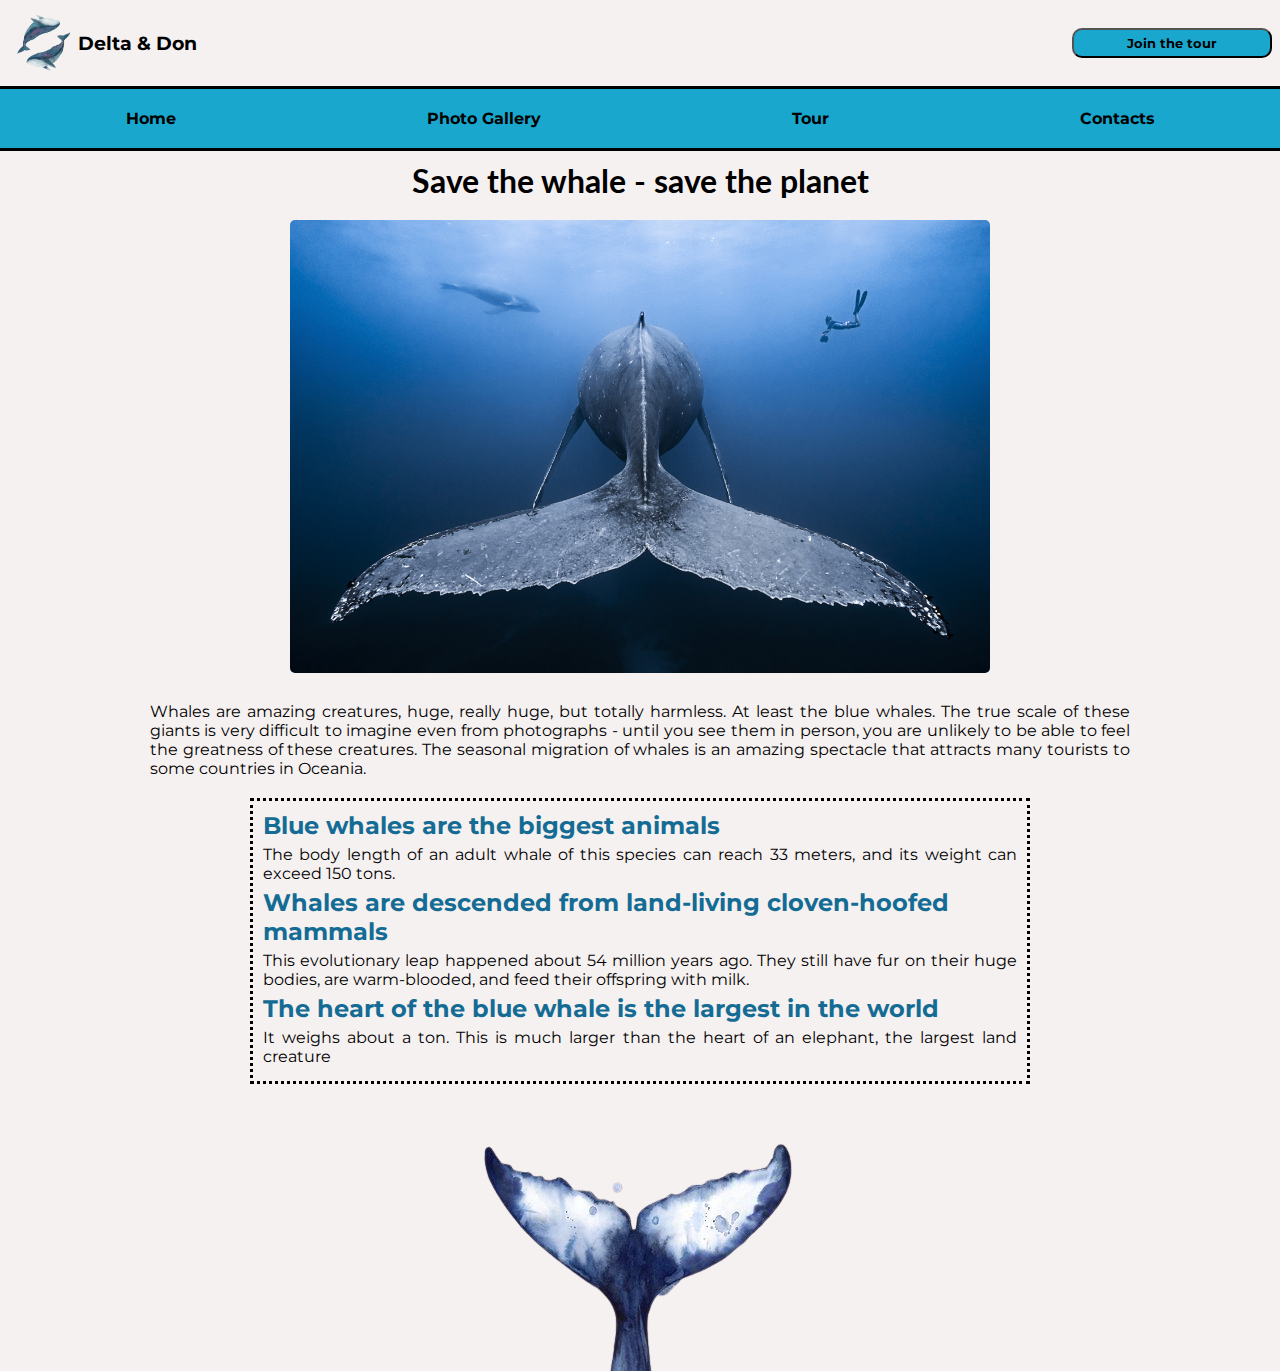
<file: index.html>
<!DOCTYPE html>
<html lang="en-US">

<head>
    <meta charset="UTF-8">
    <!-- Style -->
    <link rel="icon" type="image/png" sizes="32x32" href="./img/favicon-32x32.png">
    <link rel="stylesheet" href="./style.css">
    <!-- Font -->
    <link rel="preconnect" href="https://fonts.googleapis.com">
    <link rel="preconnect" href="https://fonts.gstatic.com" crossorigin>
    <link href="https://fonts.googleapis.com/css2?family=Montserrat:wght@300&display=swap" rel="stylesheet">
    <link href="https://fonts.googleapis.com/css2?family=Lato:wght@700&display=swap" rel="stylesheet">
    <title>Save the whale - save the planet</title>
</head>

<body>
    <!-- Header -->
    <div class="header">
        <div class="logo">
            <img src="./img/whale-img.png" class="logo-img" alt="logo-img">
            <h3>Delta & Don</h3>
        </div>
        <a href="./pagethree.html"><button class="regButton">Join the tour</button></a>
    </div>
    <!-- Navigaton Bar -->
    <div class="navBar">
        <a href="./index.html" target="_parent">Home</a>
        <a href="./pagetwo.html" target="_parent">Photo Gallery</a>
        <a href="./pagethree.html">Tour</a>
        <a href="./pagefour.html">Contacts</a>
    </div>
    <!-- information -->
    <div class="inf_body">
        <div class="inf_main">
            <h1>Save the whale - save the planet</h1>
            <img src="./img/whale-main.jpg" class="whale-img" alt="whale-img">
        </div>
        <div class="inf_second">
            <div>
                <p>
                    Whales are amazing creatures, huge, really huge, but totally harmless. At least the blue whales. The
                    true scale of these giants is very difficult to imagine even from photographs - until you see them
                    in
                    person,
                    you are unlikely to be able to feel the greatness of these creatures. The seasonal migration of
                    whales
                    is an amazing spectacle that attracts many tourists to some countries in Oceania.
                </p>
            </div>
            <div class="inf_whale">
                <div>
                    <h2>Blue whales are the biggest animals</h2>
                    <p>
                        The body length of an adult whale of this species can reach 33 meters, and its weight can exceed
                        150
                        tons.
                    </p>
                </div>
                <div>
                    <h2>Whales are descended from land-living cloven-hoofed mammals</h2>
                    <p>This evolutionary leap happened about 54 million years ago. They still have fur on their huge
                        bodies,
                        are
                        warm-blooded, and feed their offspring with milk.</p>
                </div>
                <div>
                    <h2>The heart of the blue whale is the largest in the world</h2>
                    <p>It weighs about a ton. This is much larger than the heart of an elephant, the largest land
                        creature
                    </p>
                </div>
            </div>

            <img src="./img/long.png" class="whale-tail" alt="whale-tail">
        </div>
    </div>
</body>

</html>
</file>
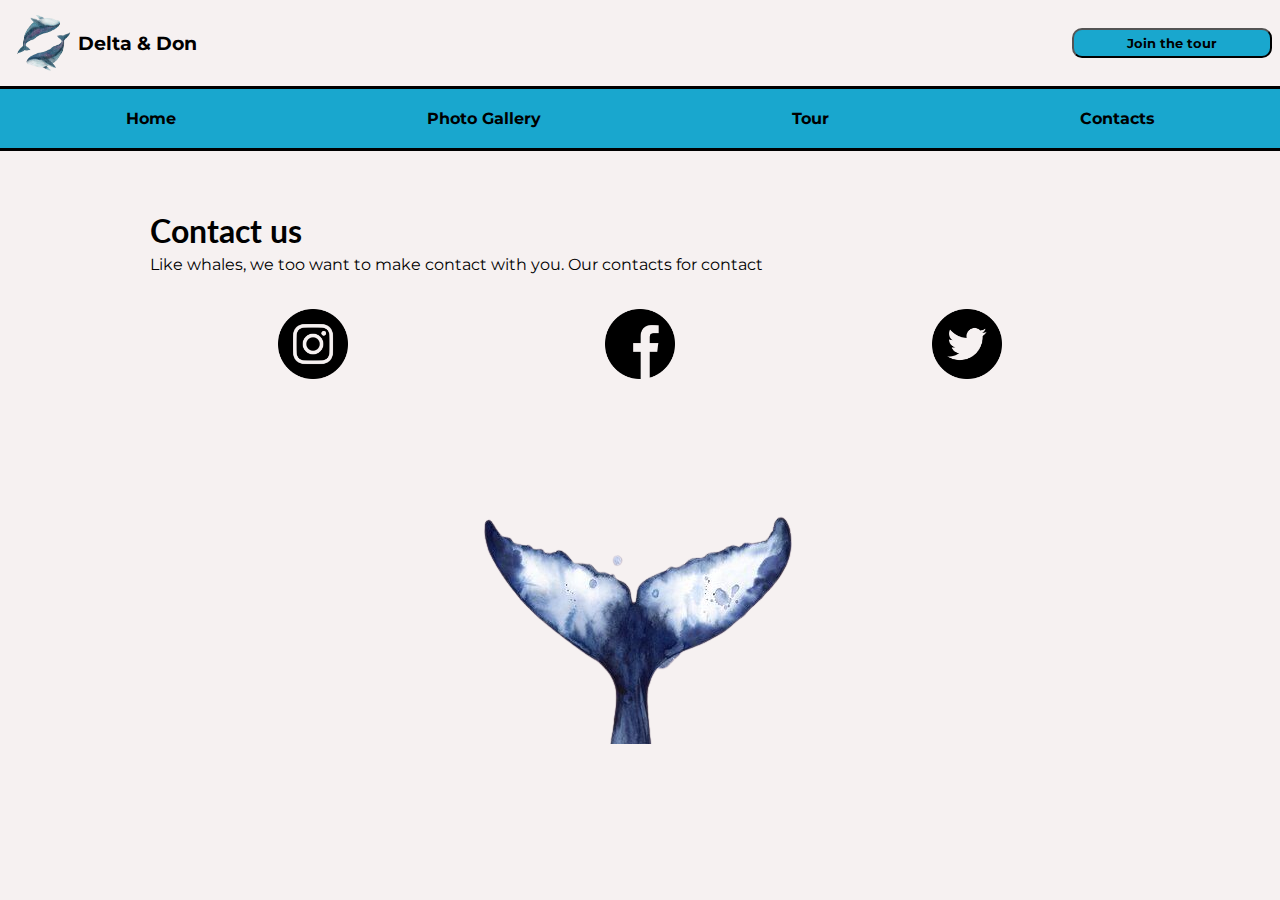
<file: pagefour.html>
<!DOCTYPE html>
<html lang="en">

<head>
    <meta charset="UTF-8">
    <!-- Style -->
    <link rel="icon" type="image/png" sizes="32x32" href="./img/favicon-32x32.png">
    <link rel="stylesheet" href="./style.css">
    <!-- Font -->
    <link rel="preconnect" href="https://fonts.googleapis.com">
    <link rel="preconnect" href="https://fonts.gstatic.com" crossorigin>
    <link href="https://fonts.googleapis.com/css2?family=Montserrat:wght@300&display=swap" rel="stylesheet">
    <link href="https://fonts.googleapis.com/css2?family=Lato:wght@700&display=swap" rel="stylesheet">
    <title>Contacts</title>
</head>

<body>
    <div class="header">
        <div class="logo">
            <img src="./img/whale-img.png" class="logo-img" alt="logo-img">
            <h3>Delta & Don</h3>
        </div>
        <a href="./pagethree.html"><button class="regButton">Join the tour</button></a>
    </div>

    <div class="navBar">
        <a href="./index.html" target="_parent">Home</a>
        <a href="./pagetwo.html" target="_parent">Photo Gallery</a>
        <a href="./pagethree.html">Tour</a>
        <a href="./pagefour.html">Contacts</a>
    </div>
    <div class="contact">
        <h1>Contact us</h1>
        <div>
            <p>Like whales, we too want to make contact with you. Our contacts for contact</p>
        </div>
        <div class="linkContact">
            <a href="https://www.instagram.com/" target="_blank"><img src="./img/instagram.png" class="icon"
                    alt="icon"></a>
            <a href="https://www.facebook.com/" target="_blank"><img src="./img/facebook.png" class="icon"
                    alt="icon"></a>
            <a href="https://twitter.com/?lang=ru" target="_blank"><img src="./img/twitter.png" class="icon"
                    alt="icon"></a>
        </div>
    </div>
    <img src="./img/long.png" class="whale-tail" alt="whale-tail">
</body>

</html>
</file>
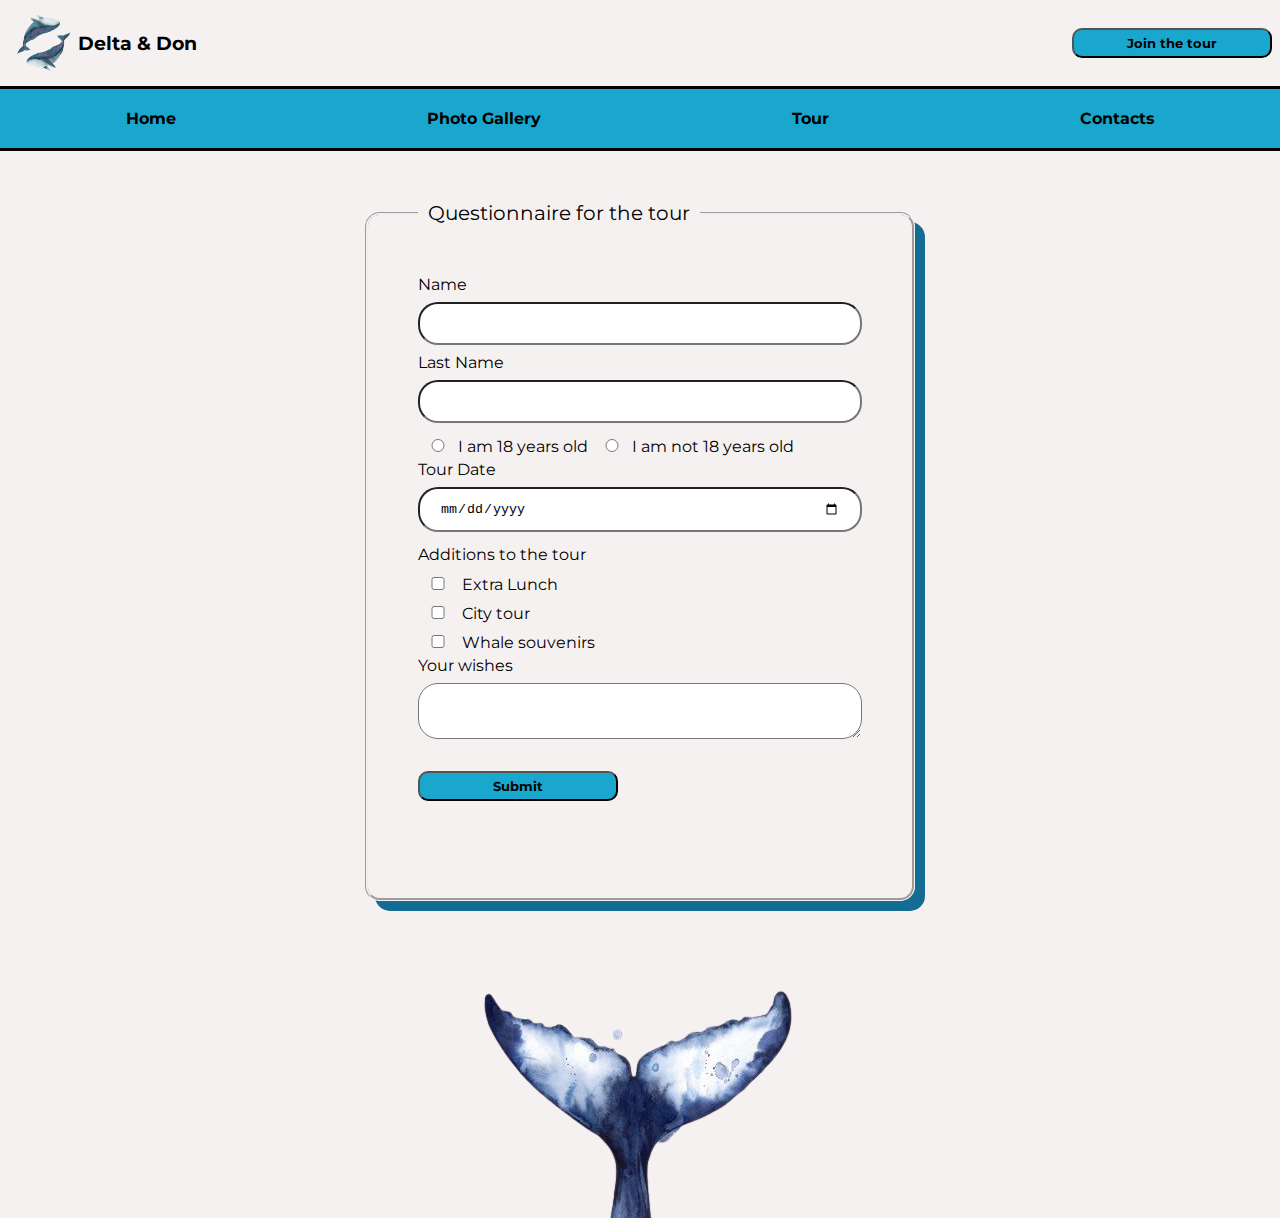
<file: pagethree.html>
<!DOCTYPE html>
<html lang="en">

<head>
    <meta charset="UTF-8">
    <!-- Style -->
    <link rel="icon" type="image/png" sizes="32x32" href="./img/favicon-32x32.png">
    <link rel="stylesheet" href="./style.css">
    <!-- Font -->
    <link rel="preconnect" href="https://fonts.googleapis.com">
    <link rel="preconnect" href="https://fonts.gstatic.com" crossorigin>
    <link href="https://fonts.googleapis.com/css2?family=Montserrat:wght@300&display=swap" rel="stylesheet">
    <link href="https://fonts.googleapis.com/css2?family=Lato:wght@700&display=swap" rel="stylesheet">
    <title>Fill out an application for the tour</title>
</head>

<body>
    <div class="header">
        <div class="logo">
            <img src="./img/whale-img.png" class="logo-img" alt="logo-img">
            <h3>Delta & Don</h3>
        </div>
        <a href="./pagethree.html"><button class="regButton">Join the tour</button></a>
    </div>

    <div class="navBar">
        <a href="./index.html" target="_parent">Home</a>
        <a href="./pagetwo.html" target="_parent">Photo Gallery</a>
        <a href="./pagethree.html" target="_parent">Tour</a>
        <a href="./pagefour.html">Contacts</a>
    </div>
    <form action="/form-handling-url" method="post"></form>
    <fieldset>
        <legend>Questionnaire for the tour</legend>
        <div>
            <label for="firstName">Name</label>
            <input type="text" id="firstName" alt="first-name">
        </div>
        <div>
            <label for="lastName">Last Name</label>
            <input type="text" id="lastName" alt="last-name">
        </div>
        <div class="answer">
            <input type="radio" name="checkAgree" class="checkAgree" value="yes">I am 18 years old
            <input type="radio" name="checkAgree" class="checkAgree" value="no">I am not 18 years old
        </div>
        <div>
            <label for="dateTour">Tour Date</label>
            <input type="date" name="dateTour" id="dateTour">
        </div>
        <p>Additions to the tour</p>
        <div class="addTour_check">
            <div>
                <input type="checkbox" id="addTour" class="addTour" name="lunch">
                <label for="addTour">Extra Lunch</label>
            </div>
            <div>
                <input type="checkbox" id="addTour" class="addTour" name="cityTour">
                <label for="addTour">City tour</label>
            </div>
            <div>
                <input type="checkbox" id="addTour" class="addTour" name="whaleSouv">
                <label for="addTour">Whale souvenirs</label>
            </div>
        </div>
        <div>
            <label for="wishes">Your wishes</label>
            <textarea name="wishesArea" id="wishes"></textarea>
        </div>
        <button type="submit">Submit</button>
    </fieldset>
    <img src="./img/long.png" class="whale-tail" alt="whale-tail">
</body>

</html>
</file>
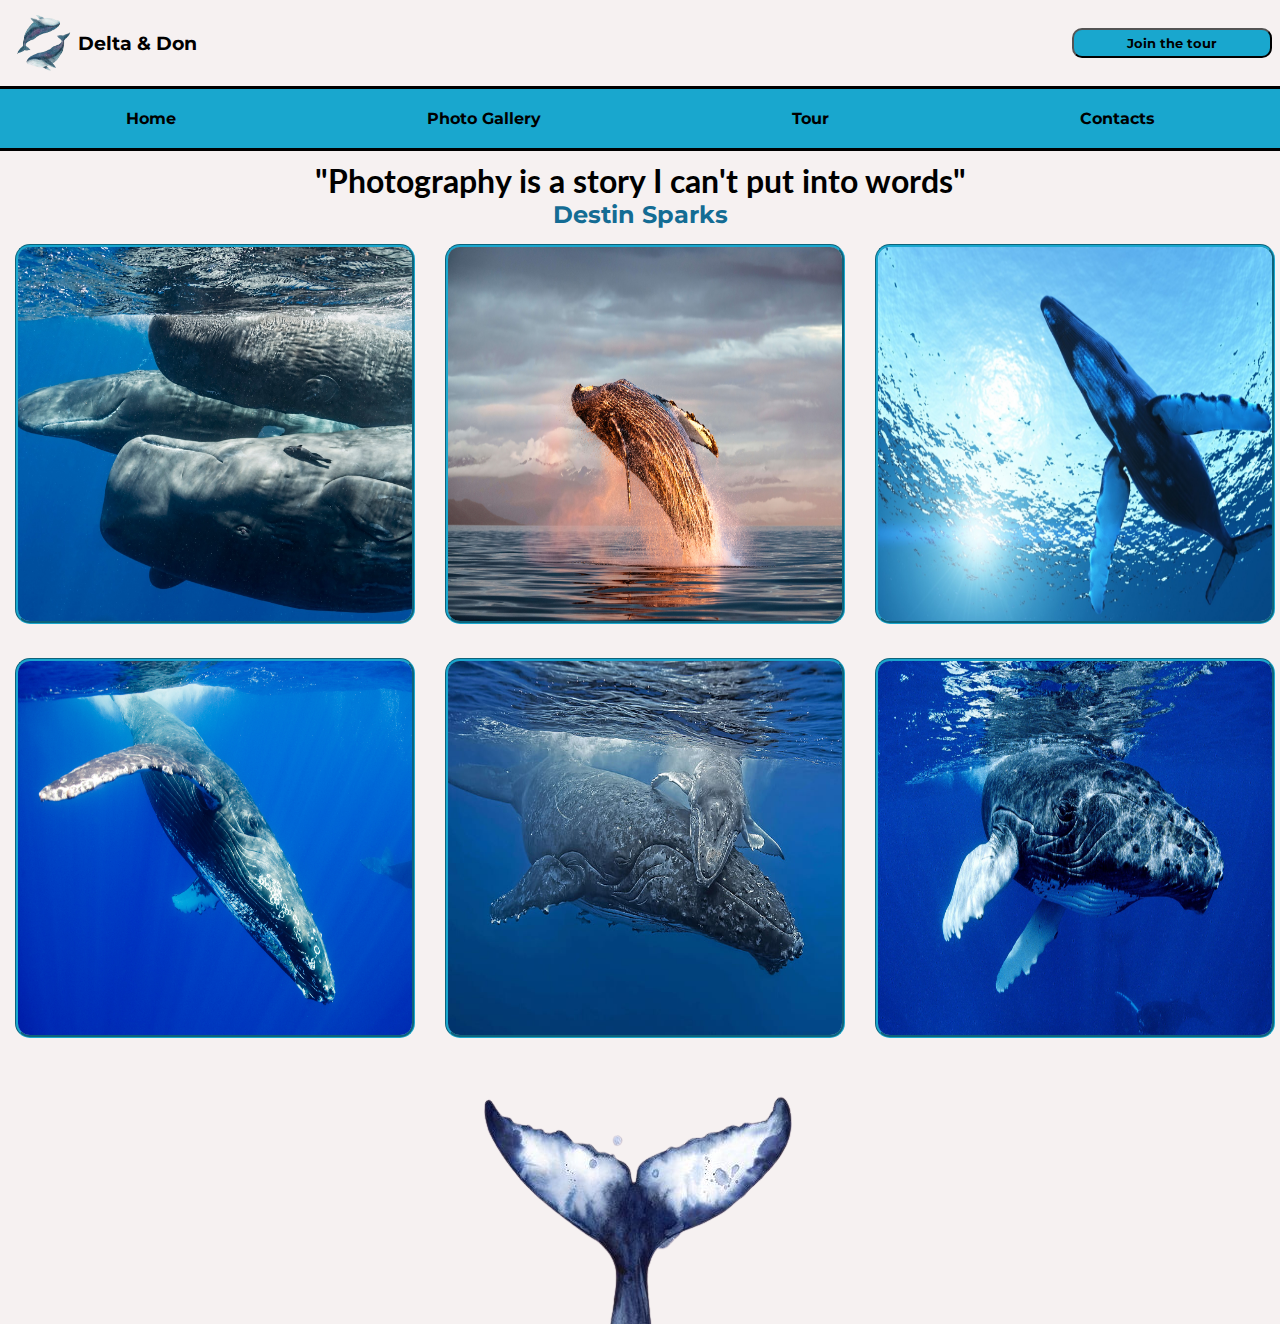
<file: pagetwo.html>
<!DOCTYPE html>
<html lang="en">

<head>
    <meta charset="UTF-8">
    <!-- Style -->
    <link rel="icon" type="image/png" sizes="32x32" href="./img/favicon-32x32.png">
    <link rel="stylesheet" href="./style.css">
    <!-- Font -->
    <link rel="preconnect" href="https://fonts.googleapis.com">
    <link rel="preconnect" href="https://fonts.gstatic.com" crossorigin>
    <link href="https://fonts.googleapis.com/css2?family=Montserrat:wght@300&display=swap" rel="stylesheet">
    <link href="https://fonts.googleapis.com/css2?family=Lato:wght@700&display=swap" rel="stylesheet">
    <title>Photo Gallery</title>
</head>

<body>
    <div class="header">
        <div class="logo">
            <img src="./img/whale-img.png" class="logo-img" alt="logo-img">
            <h3>Delta & Don</h3>
        </div>
        <a href="./pagethree.html"><button class="regButton">Join the tour</button></a>
    </div>

    <div class="navBar">
        <a href="./index.html" target="_parent">Home</a>
        <a href="./pagetwo.html" target="_parent">Photo Gallery</a>
        <a href="./pagethree.html">Tour</a>
        <a href="./pagefour.html">Contacts</a>
    </div>
    <div class="citat">
        <h1>"Photography is a story I can't put into words"</h1>
        <h2>Destin Sparks</h2>
    </div>
    <div class="photoBank">
        <a href="http://digital.ecomagazine.com/publication/frame.php?i=745267&p=&pn=&ver=html5&view=articleBrowser&article_id=4259132"
            target="_blank"><img src="./img/photoOne.jpg" class="photo" alt="whale-img">
        </a>
        <a href="http://digital.ecomagazine.com/publication/frame.php?i=745267&p=&pn=&ver=html5&view=articleBrowser&article_id=4259132"
            target="_blank"><img src="./img/photoTwo.jpg" class="photo" alt="whale-img">
        </a>
        <a href="http://digital.ecomagazine.com/publication/frame.php?i=745267&p=&pn=&ver=html5&view=articleBrowser&article_id=4259132"
            target="_blank"><img src="./img/photoThree.jpg" class="photo" alt="whale-img">
        </a>
        <a href="http://digital.ecomagazine.com/publication/frame.php?i=745267&p=&pn=&ver=html5&view=articleBrowser&article_id=4259132"
            target="_blank"><img src="./img/photoFour.jpeg" class="photo" alt="whale-img">
        </a>
        <a href="http://digital.ecomagazine.com/publication/frame.php?i=745267&p=&pn=&ver=html5&view=articleBrowser&article_id=4259132"
            target="_blank"><img src="./img/photoFive.jpg" class="photo" alt="whale-img">
        </a>
        <a href="http://digital.ecomagazine.com/publication/frame.php?i=745267&p=&pn=&ver=html5&view=articleBrowser&article_id=4259132"
            target="_blank"><img src="./img/photoSix.jpg" class="photo" alt="whale-img">
        </a>
    </div>
    <img src="./img/long.png" class="whale-tail" alt="whale-tail">
</body>

</html>
</file>
<file: style.css>
* {
    box-sizing: border-box;
    margin: 0;
    padding: 0;
}

body {
    background-color: #F6F1F1;
    font-family: 'Montserrat', sans-serif;

}

/*PageOne*/

/* Header */
.header {
    display: flex;
    justify-content: space-between;
    align-items: center;
    padding: 8px;
}

.logo {
    display: flex;
    justify-content: flex-start;
    align-items: center;
}

.logo-img {
    width: 70px;
    height: 70px;
}

button {
    width: 200px;
    height: 30px;
    background-color: #19a7ce;
    border-radius: 10px;
    font-family: 'Montserrat', sans-serif;
    font-weight: bold;
    margin: 20px 0;
}

/* Navigaton Bar */
.navBar {
    display: flex;
    justify-content: space-around;
    align-items: center;
    background-color: #19a7ce;
    padding: 20px 0;
    border-style: solid none;
    color: black;
    margin-bottom: 10px;
}

a {
    text-decoration: none;
    font-weight: bold;
    color: black;
}

/* information */
.inf_body {
    margin: 0 150px;
}

h1 {
    font-family: 'Lato', sans-serif;
}

h2 {
    font-family: 'Montserrat', sans-serif;
    font-weight: bold;
    color: #146c94;
}

.inf_main {
    text-align: center;
}

.whale-img {
    width: 700px;
    height: auto;
    margin: 20px 0;
    border-radius: 5px;
}

.inf_whale {
    border-style: dotted;
    padding: 10px;
    margin: 20px 100px;
}

p {
    margin: 5px 0;
    text-align: justify;
}

.whale-tail {
    display: block;
    margin: auto;
}

/*PageTwo*/
.photoBank {
    display: grid;
    grid-template-columns: 1fr 1fr 1fr;
    grid-template-rows: 1fr 1fr;
}

.photo {
    width: 400px;
    height: 380px;
    margin: 15px;
    border-radius: 15px;
    border-style: groove;
    border-color: #19a7ce;
}

.citat {
    text-align: center;
}

/*Tour*/
fieldset {
    width: 550px;
    height: 700px;
    margin: 50px auto;
    padding: 50px;
    border-width: 3px;
    border-radius: 15px;
    box-shadow: 10px 10px #146c94;

}

.checkAgree,
.addTour {
    width: 40px;
}


legend {
    padding: 0 10px;
    font-size: 20px;
}

input,
textarea {
    width: 100%;
    margin: 8px 0;
    padding: 12px 20px;
    border-radius: 20px;
}

/* Contact us */
.contact {
    margin: 60px 150px;
}

.linkContact {
    display: flex;
    justify-content: space-around;
    font-size: 30px;
}

.icon {
    width: 70px;
    height: 70px;
    margin: 30px 0;
}
</file>
